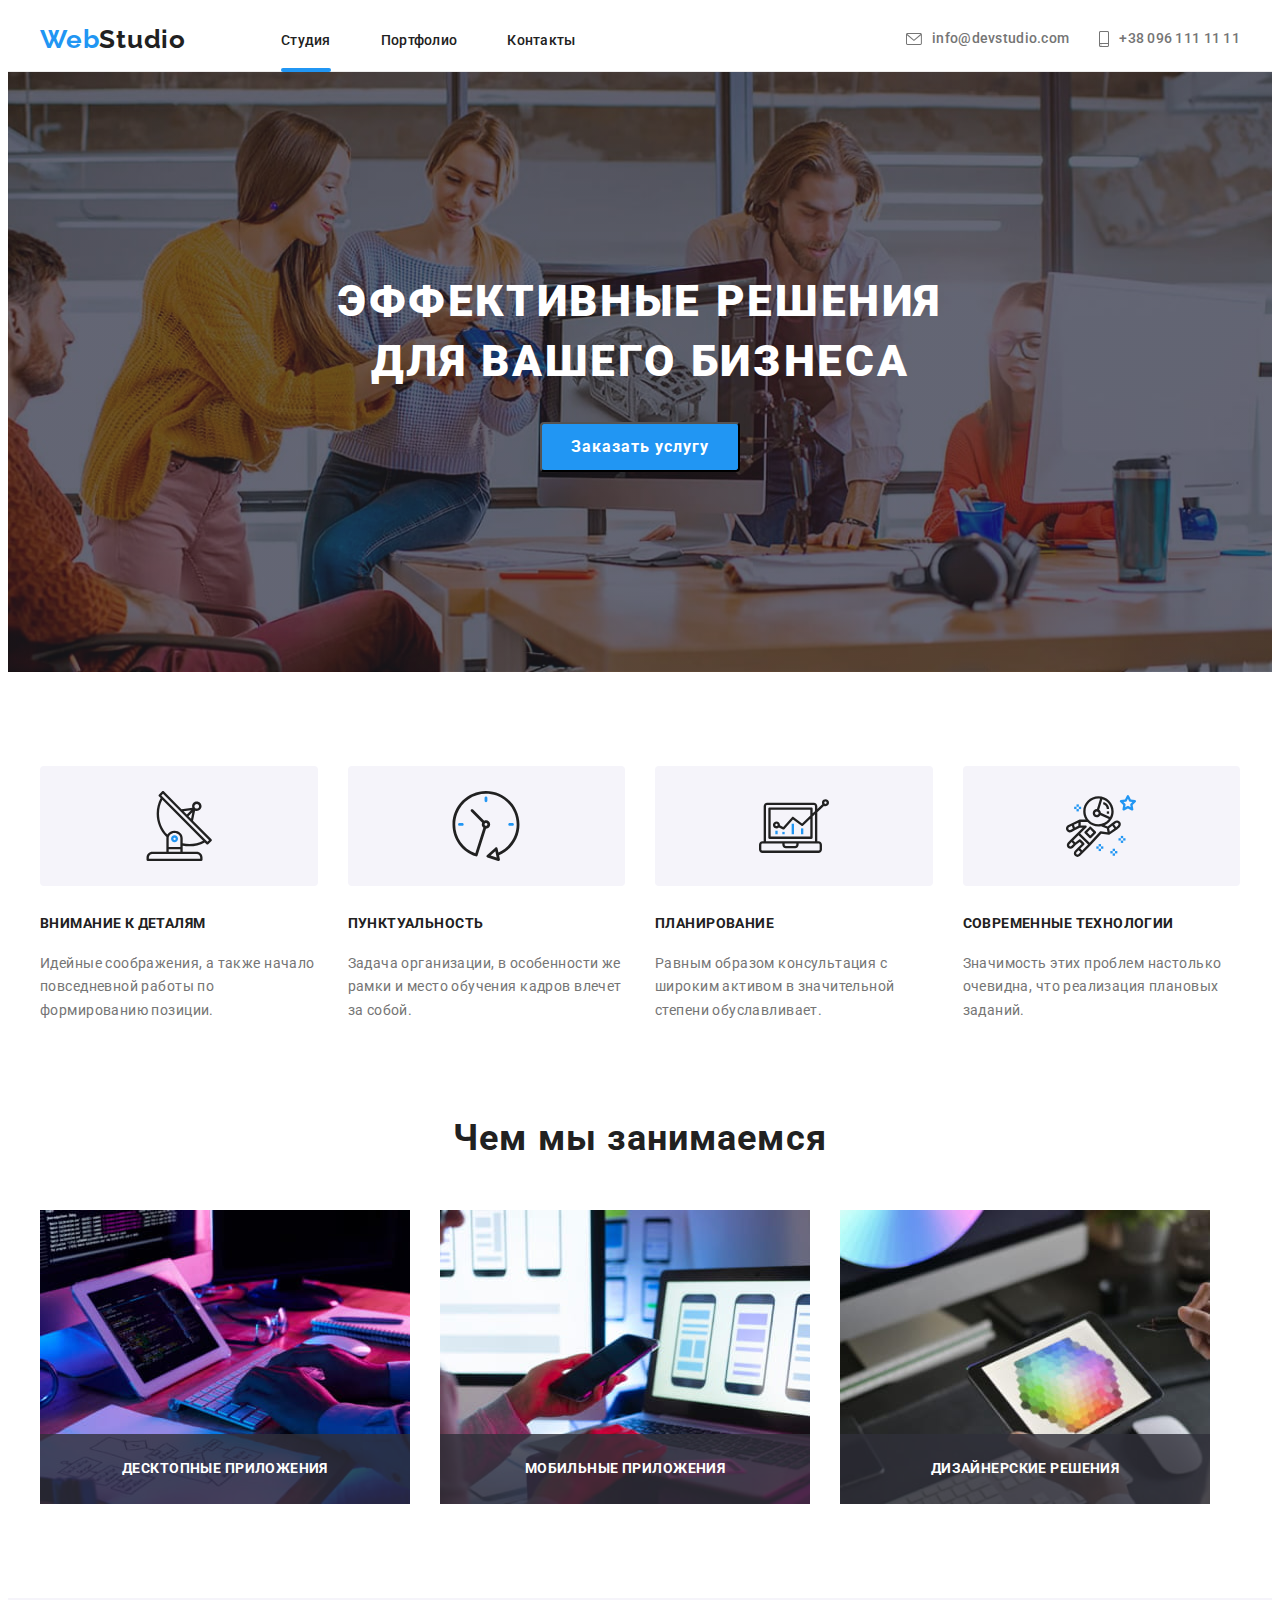
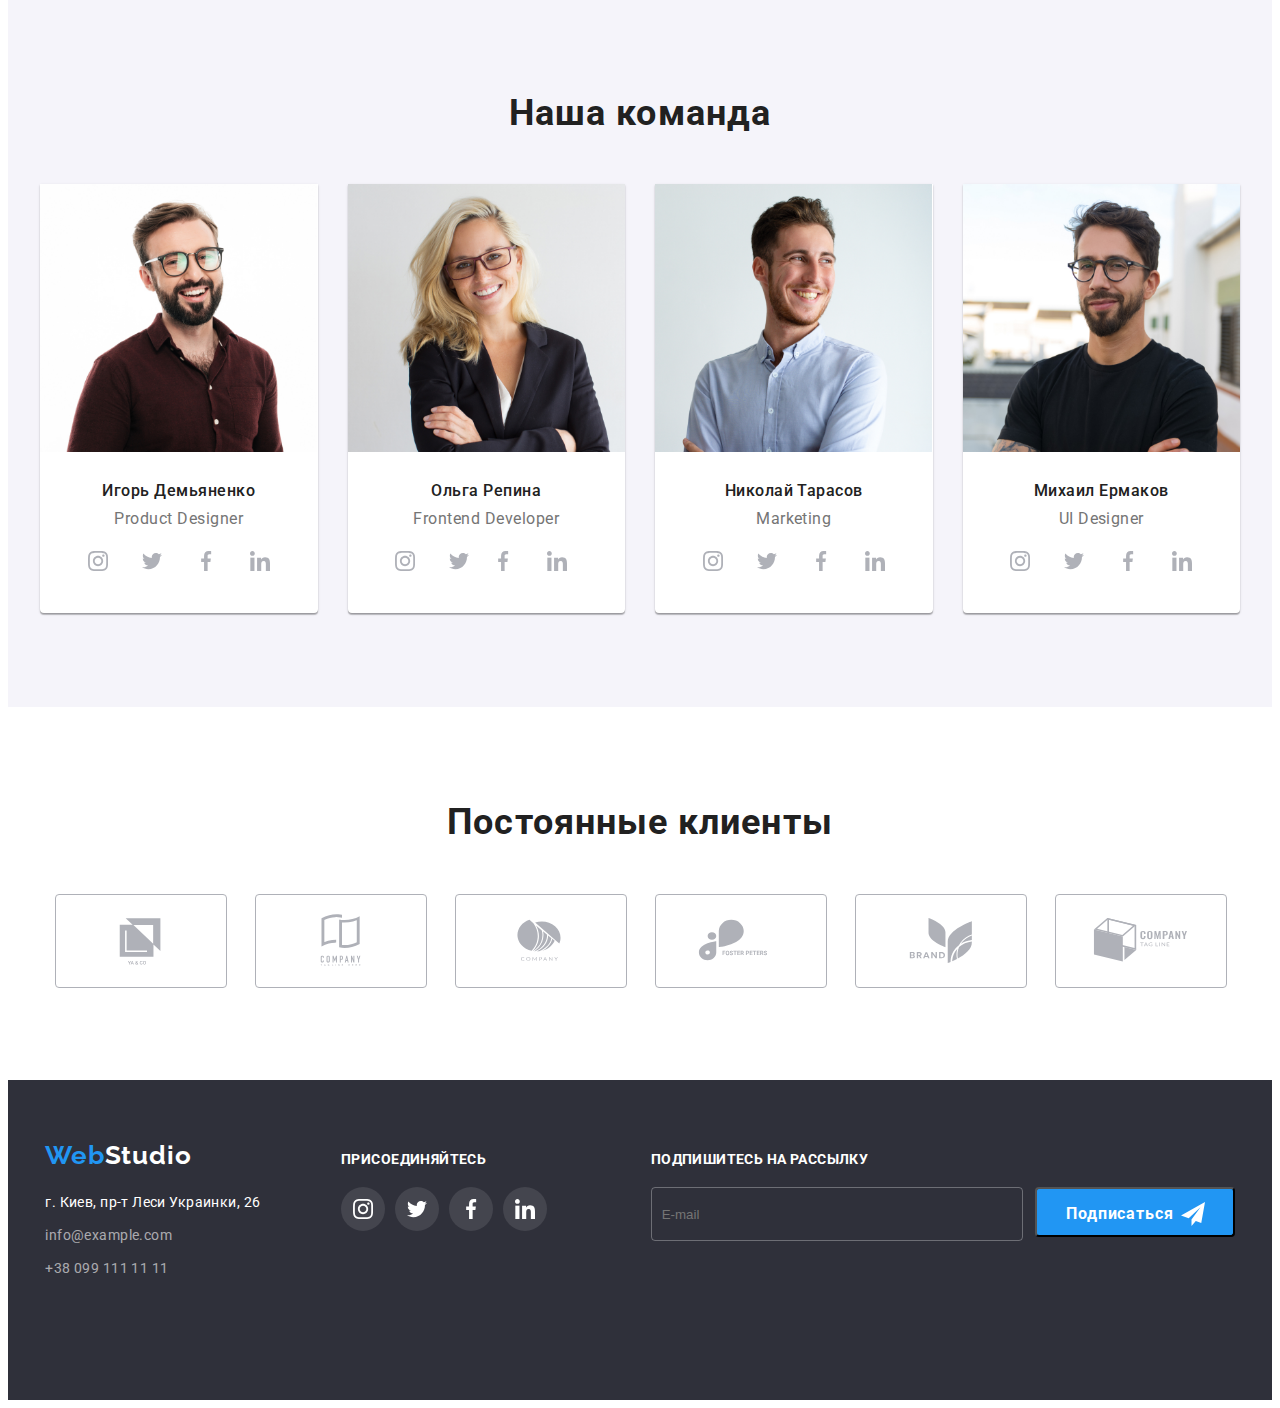
<file: index.html>
<!DOCTYPE html>
<html lang="ru">

<head>
    <meta charset="UTF-8">
    <meta http-equiv="X-UA-Compatible" content="IE=edge">
    <meta name="viewport" content="width=device-width, initial-scale=1.0">
    <title>Document</title>
    <link rel="preconnect" href="https://fonts.googleapis.com">
    <link rel="preconnect" href="https://fonts.gstatic.com" crossorigin>
    <link
        href="https://fonts.googleapis.com/css2?family=Raleway:wght@700&family=Roboto:wght@400;500;700;900&family=Tangerine:wght@700&display=swap"
        rel="stylesheet">
    <link rel="stylesheet" href="https://cdnjs.cloudflare.com/ajax/libs/modern-normalize/1.1.0/modern-normalize.min.css"
        integrity="sha512-wpPYUAdjBVSE4KJnH1VR1HeZfpl1ub8YT/NKx4PuQ5NmX2tKuGu6U/JRp5y+Y8XG2tV+wKQpNHVUX03MfMFn9Q=="
        crossorigin="anonymous" referrerpolicy="no-referrer" />
    <link rel="stylesheet" href="./css/styles.css">
    <link rel="stylesheet" href="./css/main.min.css">
</head>

<body>
    <header class="header">
        <div class="container header__container">
            <nav class="header__nav">
                <a class="logo link" href=""><span class="logo-blue">Web</span>Studio</a>
                <ul class="menu list">
                    <li class="menu__list"><a class="link menu__item menu__item--active" href="./index.html">Студия</a></li>
                    <li class="menu__list"><a class="link menu__item" href="./portfolio.html">Портфолио</a></li>
                    <li class="menu__list"><a class="link menu__item" href="">Контакты</a></li>
                </ul>
            </nav>
            <ul class="list contacts">
                <li class="contacts__list">
                    <a class="link contacts__item" href="mailto:info@devstudio.com">
                        <svg class="contacts__icon" width="16" height="12">
                            <use href="./images/symbol-defs.svg#icon-envelope-hover"></use>
                        </svg>
                        info@devstudio.com
                    </a>
                </li>
                <li class="contacts__list">
                    <a class="link contacts__item" href="tel:380961111111">
                        <svg class="contacts__icon" width="10" height="16">
                            <use href="./images/symbol-defs.svg#icon-smartphone"></use>
                        </svg>
                        +38 096 111 11 11</a>
                </li>
            </ul>
            <button type="button" class="menu-open">
                <svg class="menu-icon" width="40" height="40">
                    <use href="./images/symbol-defs.svg#icon-menu_40px"></use>
                </svg>
                </button>
                <div class="mob-menu is-hidden">
                    <div class="container">
                        <button type="button" class="menu-close">
                            <svg class="menu-icon" width="40" height="40">
                                <use href="./images/symbol-defs.svg#icon-close_40px"></use>
                            </svg>
                        </button>
                        <ul class="mob-menu-list list">
                            <li class="mob-menu-item">
                                <a class="mob-menu-link link" href="./index.html">Студия</a>
                            </li>
                            <li class="mob-menu-item">
                                <a class="mob-menu-link link" href="./portfolio.html">Портфолио</a>
                            </li>
                            <li class="mob-menu-item">
                                <a class="mob-menu-link link" href="">Контакты</a>
                            </li>
                        </ul>
                        <div class="mob-menu-bottom">
                            <ul class="mob-contacts-list list">
                                <li class="mob-contacts-item">
                                    <a class="mob-contacts-tel link" href="">+38 096 111 11 11</a>
                                </li>
                                <li class="mob-contacts-item">
                                    <a class="mob-contacts-mail link" href="">info@devstudio.com</a>
                                </li>
                            </ul>
                            <ul class="mob-socials-list list">
                                <li class="mob-socials-item">
                                    <a class="mob-socials-link link" href="">Instagram</a>
                                </li>
                                <li class="mob-socials-item">
                                    <a class="mob-socials-link link" href="">Twitter</a>
                                </li>
                                <li class="mob-socials-item">
                                    <a class="mob-socials-link link" href="">Facebook</a>
                                </li>
                                <li class="mob-socials-item">
                                    <a class="mob-socials-link link" href="">LinkedIn</a>
                                </li>
                            </ul>
                        </div>
                        
                    </div>
                    
                </div>
        </div>
    </header>
    <main>
        <section class="hero">
            <div class="hero__container">
                <h1 class="hero__title">Эффективные решения для вашего бизнеса</h1>
                <button class="hero__button" type="button" data-modal-open>Заказать услугу</button>
            </div>
        </section>
        <section class="benefits section">
            <div class="container">
                <h2 hidden>Наши особенности</h2>
                <ul class="list benefits__list">
                    <li class="benefits__item">
                        <div class="icon-container">
                            <svg class="benefits__icon">
                                <use href="./images/symbol-defs.svg#icon-group" width="70" height="70">
                                </use>
                            </svg>
                        </div>
                        <p class="benefits__title">Внимание к деталям</p>
                        <p class="benefits__text">Идейные соображения, а также начало повседневной работы по
                            формированию
                            позиции.</p>
                    </li>
                    <li class="benefits__item">
                        <div class="icon-container">
                            <svg class="benefits__icon">
                                <use href="./images/symbol-defs.svg#icon-clock" width="70" height="70">
                                </use>
                            </svg>
                        </div>
                        <p class="benefits__title">Пунктуальность</p>
                        <p class="benefits__text">Задача организации, в особенности же рамки и место обучения
                            кадров влечет
                            за собой.</p>
                    </li>
                    <li class="benefits__item">
                        <div class="icon-container">
                            <svg class="benefits__icon">
                                <use href="./images/symbol-defs.svg#icon-diagram" width="70" height="70">
                                </use>
                            </svg>
                        </div>
                        <p class="benefits__title">Планирование</p>
                        <p class="benefits__text">Равным образом консультация с широким активом в значительной
                            степени
                            обуславливает.</p>
                    </li>
                    <li class="benefits__item">
                        <div class="icon-container">
                            <svg class="benefits__icon">
                                <use href="./images/symbol-defs.svg#icon-astronaut" width="70" height="70">
                                </use>
                            </svg>
                        </div>
                        <p class="benefits__title">Современные технологии</p>
                        <p class="benefits__text">Значимость этих проблем настолько очевидна, что реализация
                            плановых
                            заданий.</p>
                    </li>
                </ul>
            </div>
        </section>
        <section class="what-we-do section">
            <div class="container">
                <h2 class="title what-we-do__title">Чем мы занимаемся</h2>
                <ul class="what-we-do__list list">
                    <li class="what-we-do__item">
                        <div class="what-we-do__div">
                            <picture>
                                <source media="(min-width: 1200px)" srcset="./images/box1.jpg 1x, ./images/box1-2x-min.jpg 2x">
                                <img src="./images/box1.jpg" alt="печать на клавиатуре" width="370" height="294">
                            </picture>
                            <p class="what-we-do__text">Десктопные приложения</p>
                        </div>
                    </li>
                    <li class="what-we-do__item">   
                        <div class="what-we-do__div">
                            <picture>
                                <source media="(min-width: 1200px)" srcset="./images/box2.jpg 1x, ./images/box2-2x-min.jpg 2x">
                                <img src="./images/box2.jpg" alt="просмотр интерфейса телефонов" width="370" height="294">
                            </picture>
                            <p class="what-we-do__text">Мобильные приложения</p>
                        </div>
                    </li>
                    <li class="what-we-do__item">
                            <div class="what-we-do__div">
                                <picture>
                                    <source media="(min-width: 1200px)" srcset="./images/box3.jpg 1x, ./images/box3-2x-min.jpg 2x">
                                    <img src="./images/box3.jpg" alt="палитра цветов" width="370" height="294">
                                </picture>
                                <p class="what-we-do__text">Дизайнерские решения</p>
                            </div>
                    </li>
                </ul>
            </div>
        </section>
        <section class="our-team section">
            <div class="container">
                <h2 class="title our-team__title">Наша команда</h2>
                <ul class="our-team__list list">
                    <li class="our-team__item">
                        <picture>
                            <source media="(min-width: 1200px)"
                                srcset="./images/teammember1.jpg 1x, ./images/teammember1-2x-min.jpg 2x">
                            <source media="(min-width: 768px)"
                                srcset="./images/teammember1-tab1x-min.jpg 1x, ./images/teammember1-tab2x-min.jpg 2x">
                            <source media="(max-width: 480px)"
                                srcset="./images/teammember1-mob1x-min.jpg 1x, ./images/teammember1-mob2x-min.jpg 2x">
                            <img src="./images/teammember1-mob1x-min.jpg" alt="фото Игоря Демьяненко">
                        </picture>
                        <div class="our-team__description">
                            <h3 class="title our-team__name">Игорь Демьяненко</h3>
                            <p class="our-team__text" lang="en">Product Designer</p>
                            <ul class="list social-list">
                                <li class="social-list__item">
                                    <a class="link social-list__link" href="" target="_blank"
                                        rel="noopener noreferrer">
                                        <svg class="social-list__icon" width="20" height="20">
                                            <use href="./images/symbol-defs.svg#icon-instagram">
                                            </use>
                                        </svg>
                                    </a>
                                </li>
                                <li class="social-list__item">
                                    <a class="link social-list__link" href="" target="_blank"
                                        rel="noopener noreferrer">
                                        <svg class="social-list__icon" width="20" height="20">
                                            <use href="./images/symbol-defs.svg#icon-twitter">
                                            </use>
                                        </svg>
                                    </a>
                                </li>
                                <li class="social-list__item">
                                    <a class="link social-list__link" href="" target="_blank"
                                        rel="noopener noreferrer">
                                        <svg class="social-list__icon" width="20" height="20">
                                            <use href="./images/symbol-defs.svg#icon-facebook">
                                            </use>
                                        </svg>
                                    </a>
                                </li>
                                <li class="social-list__item">
                                    <a class="link social-list__link" href="" target="_blank"
                                        rel="noopener noreferrer">
                                        <svg class="social-list__icon" width="20" height="20">
                                            <use href="./images/symbol-defs.svg#icon-linkedin">
                                            </use>
                                        </svg>
                                    </a>
                                </li>
                            </ul>
                        </div>
                    </li>

                    <li class="our-team__item">
                        <picture>
                            <source media="(min-width: 1200px)" srcset="./images/teammember2.jpg 1x, ./images/teammember2-2x-min.jpg 2x">
                            <source media="(min-width: 768px)"
                                srcset="./images/teammember2-tab1x-min.jpg 1x, ./images/teammember2-tab2x-min.jpg 2x">
                            <source media="(max-width: 480px)"
                                srcset="./images/teammember2-mob1x-min.jpg 1x, ./images/teammember2-mob2x-min.jpg 2x">
                            <img src="./images/teammember2-mob1x-min.jpg" alt="фото Ольги Репиной">
                        </picture>
                        <div class="our-team__description">
                            <h3 class="title our-team__name">Ольга Репина</h3>
                            <p class="our-team__text" lang="en">Frontend Developer</p>
                            <ul class="list social-list">
                                <li class="social-list__item">
                                    <a class="link social-list__link" href="" target="_blank"
                                        rel="noopener noreferrer">
                                        <svg class="social-list__icon" width="20" height="20">
                                            <use href="./images/symbol-defs.svg#icon-instagram">
                                            </use>
                                        </svg>
                                    </a>
                                </li>
                                <li class="social-list_item">
                                    <a class="link social-list__link" href="" target="_blank"
                                        rel="noopener noreferrer">
                                        <svg class="social-list__icon" width="20" height="20">
                                            <use href="./images/symbol-defs.svg#icon-twitter">
                                            </use>
                                        </svg>
                                    </a>
                                </li>
                                <li class="social-list__item">
                                    <a class="link social-list__link" href="" target="_blank"
                                        rel="noopener noreferrer">
                                        <svg class="social-list__icon" width="20" height="20">
                                            <use href="./images/symbol-defs.svg#icon-facebook">
                                            </use>
                                        </svg>
                                    </a>
                                </li>
                                <li class="social-list__item">
                                    <a class="link social-list__link" href="" target="_blank"
                                        rel="noopener noreferrer">
                                        <svg class="social-list__icon" width="20" height="20">
                                            <use href="./images/symbol-defs.svg#icon-linkedin">
                                            </use>
                                        </svg>
                                    </a>
                                </li>
                            </ul>
                        </div>
                    </li>

                    <li class="our-team__item">
                        <picture>
                            <source media="(min-width: 1200px)" srcset="./images/teammember3.jpg 1x, ./images/teammember3-2x-min.jpg 2x">
                            <source media="(min-width: 768px)"
                                srcset="./images/teammember3-tab1x-min.jpg 1x, ./images/teammember3-tab2x-min.jpg 2x">
                            <source media="(max-width: 480px)"
                                srcset="./images/teammember3-mob1x-min.jpg 1x, ./images/teammember3-mob2x-min.jpg 2x">
                            <img src="./images/teammember3-mob1x-min.jpg" alt="фото Николая Тарасова">
                        </picture>
                        <div class="our-team__description">
                            <h3 class="title our-team__name">Николай Тарасов</h3>
                            <p class="our-team__text" lang="en">Marketing</p>
                            <ul class="list social-list">
                                <li class="social-list__item">
                                    <a class="link social-list__link" href="" target="_blank"
                                        rel="noopener noreferrer">
                                        <svg class="social-list__icon" width="20" height="20">
                                            <use href="./images/symbol-defs.svg#icon-instagram">
                                            </use>
                                        </svg>
                                    </a>
                                </li>
                                <li class="social-list__item">
                                    <a class="link social-list__link" href="" target="_blank"
                                        rel="noopener noreferrer">
                                        <svg class="social-list__icon" width="20" height="20">
                                            <use href="./images/symbol-defs.svg#icon-twitter">
                                            </use>
                                        </svg>
                                    </a>
                                </li>
                                <li class="social-list__item">
                                    <a class="link social-list__link" href="" target="_blank"
                                        rel="noopener noreferrer">
                                        <svg class="social-list__icon" width="20" height="20">
                                            <use href="./images/symbol-defs.svg#icon-facebook">
                                            </use>
                                        </svg>
                                    </a>
                                </li>
                                <li class="social-list__item">
                                    <a class="link social-list__link" href="" target="_blank"
                                        rel="noopener noreferrer">
                                        <svg class="social-list__icon" width="20" height="20">
                                            <use href="./images/symbol-defs.svg#icon-linkedin">
                                            </use>
                                        </svg>
                                    </a>
                                </li>
                            </ul>
                        </div>
                    </li>

                    <li class="our-team__item">
                        <picture>
                            <source media="(min-width: 1200px)" srcset="./images/teammember4.jpg 1x, ./images/teammember4-2x-min.jpg 2x">
                            <source media="(min-width: 768px)"
                                srcset="./images/teammember4-tab1x-min.jpg 1x, ./images/teammember4-tab2x-min.jpg 2x">
                            <source media="(max-width: 480px)"
                                srcset="./images/teammember4-mob1x-min.jpg 1x, ./images/teammember4-mob2x-min.jpg 2x">
                            <img src="./images/teammember4-mob1x-min.jpg" alt="фото Михаила Ермакова">
                        </picture>
                        <div class="our-team__description">
                            <h3 class="title our-team__name">Михаил Ермаков</h3>
                            <p class="our-team__text" lang="en">UI Designer</p>
                            <ul class="list social-list">
                                <li class="social-list__item">
                                    <a class="link social-list__link" href="" target="_blank"
                                        rel="noopener noreferrer">
                                        <svg class="social-list__icon" width="20" height="20">
                                            <use href="./images/symbol-defs.svg#icon-instagram">
                                            </use>
                                        </svg>
                                    </a>
                                </li>
                                <li class="social-list__item">
                                    <a class="link social-list__link" href="" target="_blank"
                                        rel="noopener noreferrer">
                                        <svg class="social-list__icon" width="20" height="20">
                                            <use href="./images/symbol-defs.svg#icon-twitter">
                                            </use>
                                        </svg>
                                    </a>
                                </li>
                                <li class="social-list__item">
                                    <a class="link social-list__link" href="" target="_blank"
                                        rel="noopener noreferrer">
                                        <svg class="social-list__icon" width="20" height="20">
                                            <use href="./images/symbol-defs.svg#icon-facebook">
                                            </use>
                                        </svg>
                                    </a>
                                </li>
                                <li class="social-list__item">
                                    <a class="link social-list__link" href="" target="_blank"
                                        rel="noopener noreferrer">
                                        <svg class="social-list__icon" width="20" height="20">
                                            <use href="./images/symbol-defs.svg#icon-linkedin">
                                            </use>
                                        </svg>
                                    </a>
                                </li>
                            </ul>
                        </div>
                </ul>
        </section>
        <section class="our-clients section">
            <div class="container">
                <h2 class="title our-clients__title">Постоянные клиенты</h2>
                <ul class="list our-clients__list">
                    <li class="our-clients__item">
                        <a class="link our-clients__link" href="" target="_blank"
                                        rel="noopener noreferrer">
                            <svg class="our-clients__icon">
                                <use href="./images/symbol-defs.svg#icon-first-logo" width="106" height="60">
                                </use>
                            </svg>
                        </a>
                    </li>
                    <li class="our-clients__item">
                        <a class="link our-clients__link" href="" target="_blank"
                                        rel="noopener noreferrer">
                            <svg class="our-clients__icon">
                                <use href="./images/symbol-defs.svg#icon-second-logo" width="106" height="60">
                                </use>
                            </svg>
                        </a>
                    </li>
                    <li class="our-clients__item">
                        <a class="link our-clients__link" href="" target="_blank"
                                        rel="noopener noreferrer">
                            <svg class="our-clients__icon">
                                <use href="./images/symbol-defs.svg#icon-third-logo" width="106" height="60">
                                </use>
                            </svg>
                        </a>
                    </li>
                    <li class="our-clients__item">
                        <a class="link our-clients__link" href="" target="_blank"
                                        rel="noopener noreferrer">
                            <svg class="our-clients__icon">
                                <use href="./images/symbol-defs.svg#icon-fourth-logo" width="106" height="60">
                                </use>
                            </svg>
                        </a>
                    </li>
                    <li class="our-clients__item">
                        <a class="link our-clients__link" href="" target="_blank"
                                        rel="noopener noreferrer">
                            <svg class="our-clients__icon">
                                <use href="./images/symbol-defs.svg#icon-fifth-logo" width="106" height="60">
                                </use>
                            </svg>
                        </a>
                    </li>
                    <li class="our-clients__item">
                        <a class="link our-clients__link" href="" target="_blank"
                                        rel="noopener noreferrer">
                            <svg class="our-clients__icon">
                                <use href="./images/symbol-defs.svg#icon-sixth-logo" width="106" height="60">
                                </use>
                            </svg>
                        </a>
                    </li>
                </ul>

            </div>
        </section>
        <footer class="footer">
            <div class="container">
                <div class="footer__container">
                    <div class="footer__container--left">
                        <div class="footer__logo">
                            <a class="logo link" href="" target="_blank"
                                        rel="noopener noreferrer"><span class="logo-blue">Web</span></span><span
                                    class="logo-white">Studio</span></a>
                        </div>
                        <address>
                            <ul class="address-list list">
                                <li class="address-list__address">
                                    <a class="link" href="https://goo.gl/maps/FMJH3Uk64QD2wsx58" target="_blank"
                                        rel="noopener noreferrer">г.
                                        Киев, пр-т Леси Украинки, 26</a>
                                </li>
                                <li class="address-list__item">
                                    <a class="link address-list__link" href="mailto:info@example.com" target="_blank"
                                        rel="noopener noreferrer">info@example.com</a>
                                </li>
                                <li class="address-list__item">
                                    <a class="link address-list__link" href="tel:+380991111111" target="_blank"
                                        rel="noopener noreferrer">+38 099 111 11 11</a>
                                </li>
                            </ul>
                        </address>
                    </div>
                    <div class="footer__container--right">
                        <h4 class="footer__title">присоединяйтесь</h4>
                        <ul class="list icon-list">
                            <li class="icon-list__item">
                                <a href="" class="icon-list__link" target="_blank"
                                        rel="noopener noreferrer">
                                    <svg class="icon-list__icon" width="20" height="20">
                                        <use href="./images/symbol-defs.svg#icon-instagram">
                                        </use>
                                    </svg>
                                </a>
                            </li>
                            <li class="icon-list__item">
                                <a href="" class="icon-list__link" target="_blank"
                                        rel="noopener noreferrer">
                                    <svg class="icon-list__icon" width="20" height="20">
                                        <use href="./images/symbol-defs.svg#icon-twitter">
                                        </use>
                                    </svg>
                                </a>
                            </li>
                            <li class="icon-list__item">
                                <a href="" class="icon-list__link" target="_blank"
                                        rel="noopener noreferrer">
                                    <svg class="icon-list__icon" width="20" height="20">
                                        <use href="./images/symbol-defs.svg#icon-facebook">
                                        </use>
                                    </svg>
                                </a>
                            </li>
                            <li class="icon-list__item">
                                <a href="" class="icon-list__link" target="_blank"
                                        rel="noopener noreferrer">
                                    <svg class="icon-list__icon" width="20" height="20">
                                        <use href="./images/symbol-defs.svg#icon-linkedin">
                                        </use>
                                    </svg>
                                </a>
                            </li>
                        </ul>
                    </div>
                    <div class="footer-subscribe">
                        <h4 class="footer__title footer__title--form">Подпишитесь на рассылку</h4>
                        <form class="footer-subscribe__form">
                            <label for="email"></label>
                            <input type="text" class="footer-subscribe__field" id="email" placeholder="E-mail">
                            <button type="submit" class="footer-subscribe__button">
                                Подписаться
                                <svg class="footer-subscribe__icon" width="24" height="24">
                                    <use href="./images/symbol-defs.svg#icon-icon-send"></use>
                                </svg>
                            </button>
                        </form>
                    </div>

                </div>


            </div>
        </footer>
                <div class="backdrop is-hidden" data-modal>
                    <div class="modal">
                        <button type="button" class="modal__button--close" data-modal-close>
                            <svg class="modal__icon--close" width="11" height="11">
                                <use href="./images/symbol-defs.svg#icon-cross">
                                </use>
                            </svg>
                        </button>
                        <h3 class="modal__title">Оставьте свои данные, мы вам перезвоним</h3>
                        <form class="modal__form">
                            <div class="modal__div">
                                <label for="name" class="modal__label">Имя</label>
                                <span class="modal__input">
                                <input type="text" id="name" class="modal__field">
                                <svg class="modal__icon" width="12" height="12">
                                    <use href="./images/symbol-defs.svg#icon-person-black"></use>
                                </svg>
                                </span>
                            </div>
                            
                            <div class="modal__div">
                                <label for="phone" class="modal__label">Телефон</label>
                                <span class="modal__input">
                                <input type="tel" id="phone" class="modal__field">
                                <svg class="modal__icon" width="13" height="13">
                                    <use href="./images/symbol-defs.svg#icon-phone-black"></use>
                                </svg>
                                </span>
                            </div>
                            
                            <div class="modal__div">
                                <label for="registration-email" class="modal__label">
                                    Почта</label>
                                <span class="modal__input">
                                <input type="email" id="registration-email" class="modal__field">
                                <svg class="modal__icon" width="15" height="12">
                                    <use href="./images/symbol-defs.svg#icon-mail-black"></use>
                                </svg>
                                </span>
                            </div>
                            <div class="modal__div">
                                <label for="comment" class="modal__label">Комментарий</label>
                                <textarea name="additional-comment" id="comment" placeholder="Введите текст" class="modal__comment"></textarea>
                            </div>
                            <div class="modal__div">
                                <input type="checkbox" class="visually-hidden checkbox" name="policy" id="checkbox-agreed">
                                <label for="checkbox-agreed" class="checkbox__text">
                                    <span class="checkbox__custom">
                                        <svg width="11" height="8">
                                            <use href="./images/symbol-defs.svg#icon-icon-check"></use>
                                        </svg>
                                    </span>
                                    Соглашаюсь с рассылкой и принимаю <a href="" class="policy-link"> Условия договора</a></label>
                            </div>
                            
                            <button type="submit" class="modal__button">
                                Отправить
                            </button>
                        </form>
                    </div>
                </div>
    </main>
    <script src="./js/modal.js"></script>
    <script src="./js/mobile-menu.js"></script>
</body>

</html>
</file>
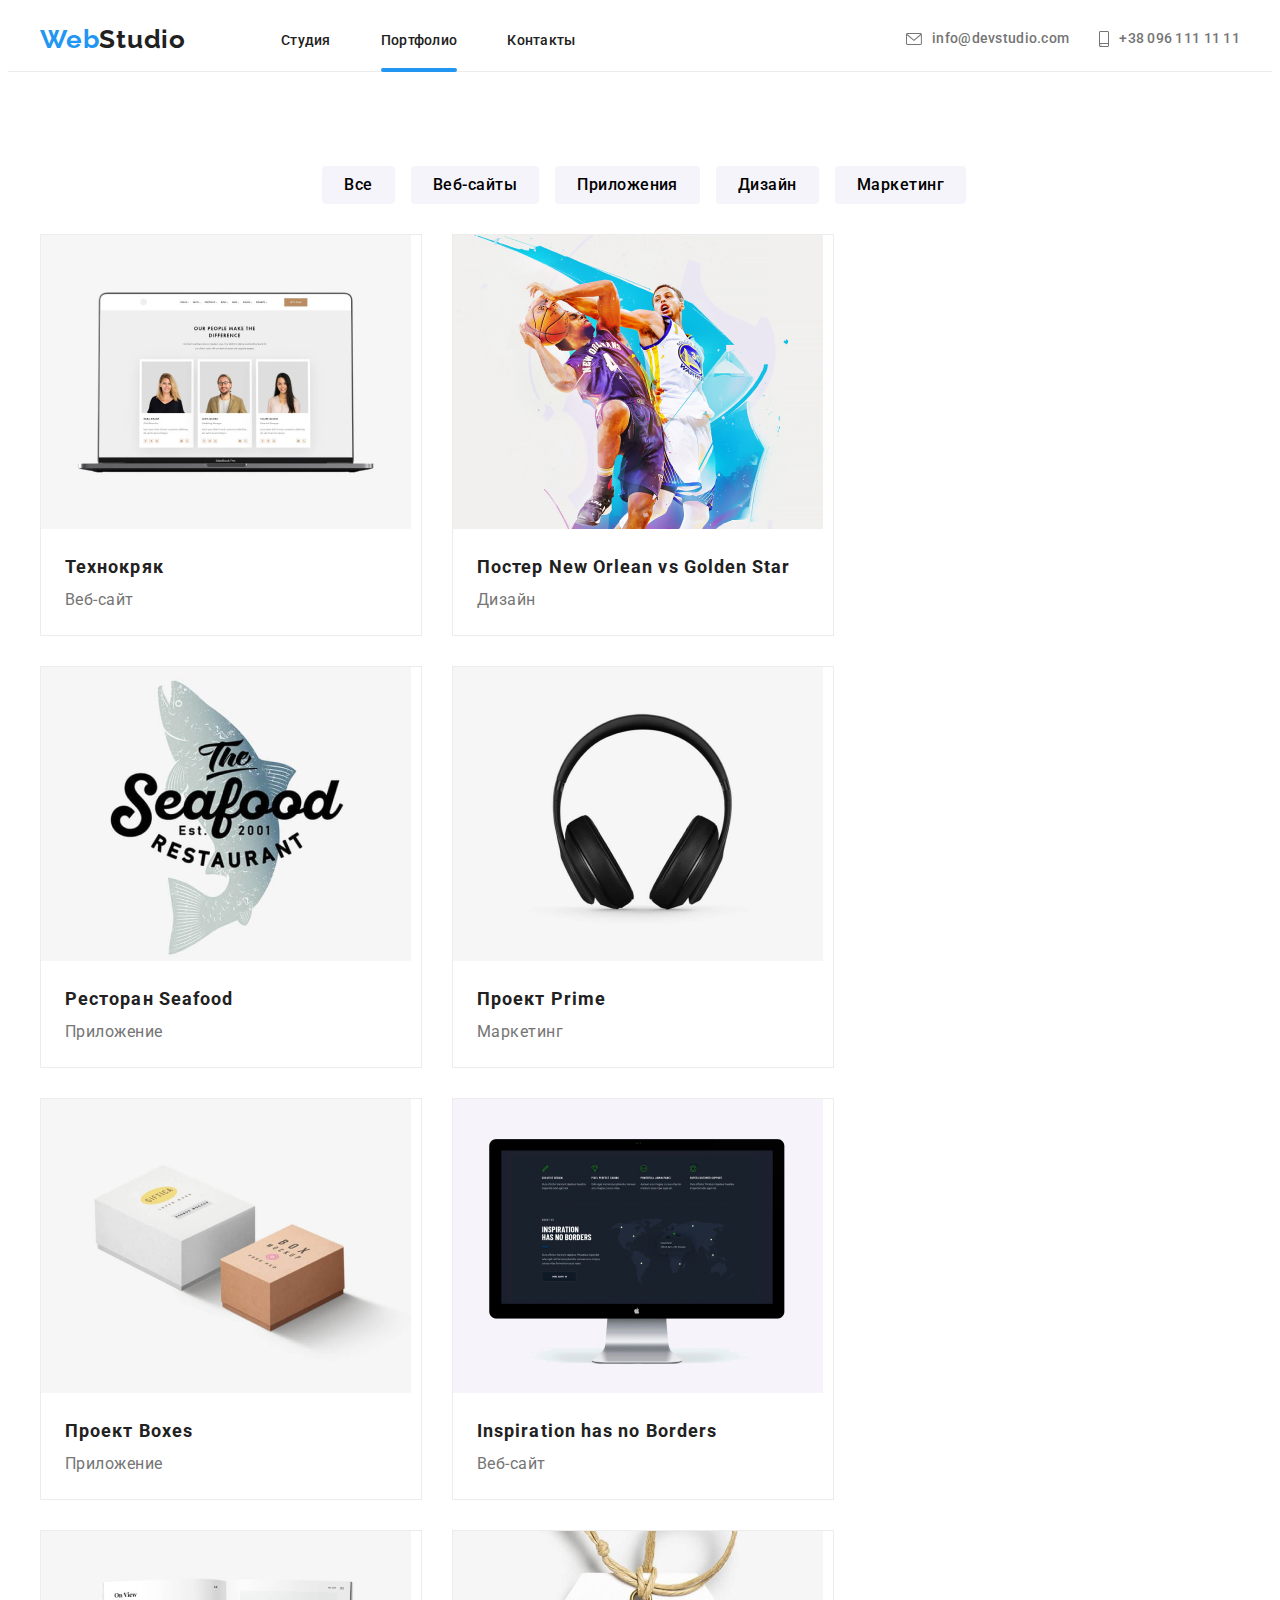
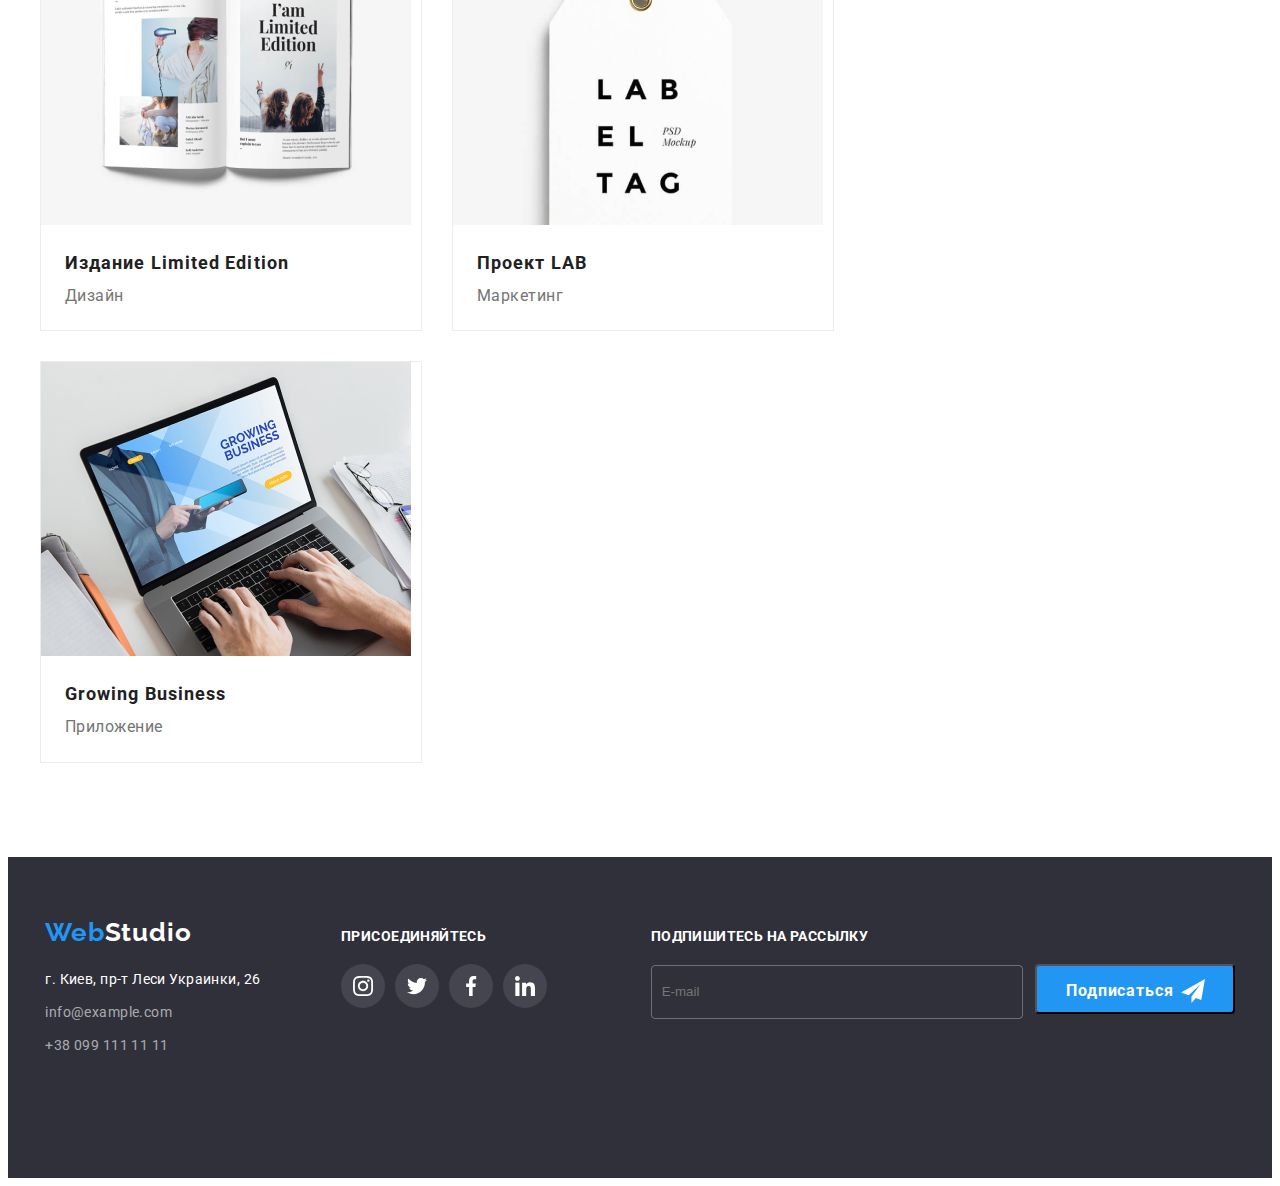
<file: portfolio.html>
<!DOCTYPE html>
<html lang="ru">

<head>
    <meta charset="UTF-8">
    <meta http-equiv="X-UA-Compatible" content="IE=edge">
    <meta name="viewport" content="width=device-width, initial-scale=1.0">
    <title>Document</title>
    <link rel="preconnect" href="https://fonts.googleapis.com">
    <link rel="preconnect" href="https://fonts.gstatic.com" crossorigin>
    <link
        href="https://fonts.googleapis.com/css2?family=Raleway:wght@700&family=Roboto:wght@400;500;700;900&family=Tangerine:wght@700&display=swap"
        rel="stylesheet">
    <link rel="stylesheet" href="https://cdnjs.cloudflare.com/ajax/libs/modern-normalize/1.1.0/modern-normalize.min.css"
        integrity="sha512-wpPYUAdjBVSE4KJnH1VR1HeZfpl1ub8YT/NKx4PuQ5NmX2tKuGu6U/JRp5y+Y8XG2tV+wKQpNHVUX03MfMFn9Q=="
        crossorigin="anonymous" referrerpolicy="no-referrer" />
    <link rel="stylesheet" href="./css/styles.css">
    <link rel="stylesheet" href="./css/main.min.css">
</head>

<body>
    <header class="header">
        <div class="container header__container">
            <nav class="header__nav">
                <a class="logo link" href=""><span class="logo-blue">Web</span>Studio</a>
                <ul class="menu list">
                    <li class="menu__list"><a class="link menu__item" href="./index.html">Студия</a></li>
                    <li class="menu__list"><a class="link menu__item menu__item--active" href="./portfolio.html">Портфолио</a></li>
                    <li class="menu__list"><a class="link menu__item" href="">Контакты</a></li>
                </ul>
            </nav>
            <ul class="list contacts">
                <li class="contacts__list">
                    <a class="link contacts__item" href="mailto:info@devstudio.com">
                        <svg class="contacts__icon" width="16" height="12">
                            <use href="./images/symbol-defs.svg#icon-envelope-hover"></use>
                        </svg>
                        info@devstudio.com
                    </a>
                </li>
                <li class="contacts__list">
                    <a class="link contacts__item" href="tel:380961111111">
                        <svg class="contacts__icon" width="10" height="16">
                            <use href="./images/symbol-defs.svg#icon-smartphone"></use>
                        </svg>
                        +38 096 111 11 11</a>
                </li>
            </ul>
            <button type="button" class="menu-open">
                <svg class="menu-icon" width="40" height="40">
                    <use href="./images/symbol-defs.svg#icon-menu_40px"></use>
                </svg>
            </button>
            <div class="mob-menu is-hidden">
                <div class="container">
                    <button type="button" class="menu-close">
                        <svg class="menu-icon" width="40" height="40">
                            <use href="./images/symbol-defs.svg#icon-close_40px"></use>
                        </svg>
                    </button>
                    <ul class="mob-menu-list list">
                        <li class="mob-menu-item">
                            <a class="mob-menu-link link" href="./index.html">Студия</a>
                        </li>
                        <li class="mob-menu-item">
                            <a class="mob-menu-link link" href="./portfolio.html">Портфолио</a>
                        </li>
                        <li class="mob-menu-item">
                            <a class="mob-menu-link link" href="">Контакты</a>
                        </li>
                    </ul>
                    <div class="mob-menu-bottom">
                        <ul class="mob-contacts-list list">
                            <li class="mob-contacts-item">
                                <a class="mob-contacts-tel link" href="">+38 096 111 11 11</a>
                            </li>
                            <li class="mob-contacts-item">
                                <a class="mob-contacts-mail link" href="">info@devstudio.com</a>
                            </li>
                        </ul>
                        <ul class="mob-socials-list list">
                            <li class="mob-socials-item">
                                <a class="mob-socials-link link" href="">Instagram</a>
                            </li>
                            <li class="mob-socials-item">
                                <a class="mob-socials-link link" href="">Twitter</a>
                            </li>
                            <li class="mob-socials-item">
                                <a class="mob-socials-link link" href="">Facebook</a>
                            </li>
                            <li class="mob-socials-item">
                                <a class="mob-socials-link link" href="">LinkedIn</a>
                            </li>
                        </ul>
                    </div>
    
                </div>
    
            </div>
        </div>
    </header>
    <main>
        <section class="portfolio section">
            <div class="container">
                <h1 hidden>Портфолио</h1>
                <div class="portfolio-nav-container">
                    <ul class="list portfolio-nav-list">
                        <li class="portfolio-nav-list__item">
                            <button class="portfolio-button" type="button">Все</button>
                        </li>
                        <li class="portfolio-nav-list__item">
                            <button class="portfolio-button" type="button">Веб-сайты</button>
                        </li>
                        <li class="portfolio-nav-list__item">
                            <button class="portfolio-button" type="button">Приложения</button>
                        </li>
                        <li class="portfolio-nav-list__item">
                            <button class="portfolio-button" type="button">Дизайн</button>
                        </li>
                        <li class="portfolio-nav-list__item">
                            <button class="portfolio-button" type="button">Маркетинг</button>
                        </li>
                    </ul>
                    </div>
                    <ul class="list portfolio-list">
                        <li class="portfolio-item">
                            <div class="portfolio-thumb">
                            <a class="link portfolio-link" href="" target="_blank"
                                        rel="noopener noreferrer">
                                        <picture class="picture">
                                            <source media="(min-width: 1200px)"
                                                srcset="./images/portfolio1.jpg 1x, ./images/portfolio1-2x-min.jpg 2x">
                                            <source media="(min-width: 768px)"
                                                srcset="./images/portfolio1-tab1x-min.jpg 1x, ./images/portfolio1-tab2x-min.jpg 2x">
                                            <source media="(max-width: 480px)"
                                                srcset="./images/portfolio1-mob1x-min.jpg 1x, ./images/portfolio1-mob2x-min.jpg 2x">
                                                 <img src="./images/portfolio1.jpg" alt="Экран ноутбука с сотрудниками">
                                        </picture>
                                    <div class="portfolio-overlay">
                                        <p>Технокряк это современная площадка распространения коронавируса. Компании используют эту
                                            платформу для цифрового
                                            шпионажа и атак на защищённые сервера конкурентов.</p>
                                    </div>
                                </div>
                                <div class="portfolio-description">
                                    <h2 class="title portfolio-title">Технокряк</h2>
                                    <p class="portfolio-type">Веб-сайт</p>    
                                </div>
                            </a>
                        </li>
                        <li class="portfolio-item">
                            <div class="portfolio-thumb">
                                    <a class="link portfolio-link" href="" target="_blank"
                                        rel="noopener noreferrer">
                                        <picture>
                                            <source media="(min-width: 1200px)" srcset="./images/portfolio2.jpg 1x, ./images/portfolio2-2x-min.jpg 2x">
                                            <source media="(min-width: 768px)" srcset="./images/portfolio2-tab1x-min.jpg 1x, ./images/portfolio2-tab2x-min.jpg 2x">
                                            <source media="(max-width: 480px)" srcset="./images/portfolio2-mob1x-min.jpg 1x, ./images/portfolio2-mob2x-min.jpg 2x">
                                            <img src="./images/portfolio2.jpg" alt="Нарисованные баскетболисты">
                                        </picture>
                                    <div class="portfolio-overlay">
                                        <p>Технокряк это современная площадка распространения коронавируса. Компании используют эту
                                    платформу для цифрового
                                    шпионажа и атак на защищённые сервера конкурентов.</p>
                                    </div>
                            </div>
                                <div class="portfolio-description">
                                    <h2 class="title portfolio-title">Постер <span lang="en">New Orlean vs Golden
                                            Star</span></h2>
                                    <p class="portfolio-type">Дизайн</p>
                                </div>
                            </a>
                        </li>
                        <li class="portfolio-item">
                            <div class="portfolio-thumb">
                                <a class="link portfolio-link" href="" target="_blank"
                                        rel="noopener noreferrer">
                                        <picture>
                                            <source media="(min-width: 1200px)" srcset="./images/portfolio3.jpg 1x, ./images/portfolio3-2x-min.jpg 2x">
                                            <source media="(min-width: 768px)" srcset="./images/portfolio3-tab1x-min.jpg 1x, ./images/portfolio3-tab2x-min.jpg 2x">
                                            <source media="(max-width: 480px)" srcset="./images/portfolio3-mob1x-min.jpg 1x, ./images/portfolio3-mob2x-min.jpg 2x">
                                            <img src="./images/portfolio3.jpg" alt="Эмблема ресторана с рыбой">
                                        </picture>
                                    
                                    <div class="portfolio-overlay">
                                        <p>Технокряк это современная площадка распространения коронавируса. Компании используют эту
                                            платформу для цифрового
                                            шпионажа и атак на защищённые сервера конкурентов.</p>
                                    </div>
                            </div>
                            
                                <div class="portfolio-description">
                                    <h2 class="title portfolio-title">Ресторан <span lang="en">Seafood</span></h2>
                                    <p class="portfolio-type">Приложение</p>
                                </div>
                            </a>
                        </li>
                        <li class="portfolio-item">
                            <div class="portfolio-thumb">
                                <a class="link portfolio-link" href="" target="_blank"
                                        rel="noopener noreferrer">
                                        <picture>
                                            <source media="(min-width: 1200px)" srcset="./images/portfolio4.jpg 1x, ./images/portfolio4-2x-min.jpg 2x">
                                            <source media="(min-width: 768px)"
                                                srcset="./images/portfolio4-tab1x-min.jpg 1x, ./images/portfolio4-tab2x-min.jpg 2x">
                                            <source media="(max-width: 480px)"
                                                srcset="./images/portfolio4-mob1x-min.jpg 1x, ./images/portfolio4-mob2x-min.jpg 2x">
                                            <img src="./images/portfolio4.jpg" alt="Наушники">
                                        </picture>
                                    
                                    <div class="portfolio-overlay">
                                        <p>Технокряк это современная площадка распространения коронавируса. Компании используют эту
                                            платформу для цифрового
                                            шпионажа и атак на защищённые сервера конкурентов.</p>
                                    </div>
                            </div>
                            
                                <div class="portfolio-description">
                                    <h2 class="title portfolio-title">Проект <span lang="en">Prime</span></h2>
                                    <p class="portfolio-type">Маркетинг</p>
                                </div>
                            </a>
                        </li>
                        <li class="portfolio-item">
                            <div class="portfolio-thumb">
                                <a class="link portfolio-link" href="" target="_blank"
                                        rel="noopener noreferrer">
                                        <picture>
                                            <source media="(min-width: 1200px)" srcset="./images/portfolio5.jpg 1x, ./images/portfolio5-2x-min.jpg 2x">
                                            <source media="(min-width: 768px)"
                                                srcset="./images/portfolio5-tab1x-min.jpg 1x, ./images/portfolio5-tab2x-min.jpg 2x">
                                            <source media="(max-width: 480px)"
                                                srcset="./images/portfolio5-mob1x-min.jpg 1x, ./images/portfolio5-mob2x-min.jpg 2x">
                                            <img src="./images/portfolio5.jpg" alt="Две коробки">
                                        </picture>
                                    
                                    <div class="portfolio-overlay">
                                        <p>Технокряк это современная площадка распространения коронавируса. Компании используют эту
                                            платформу для цифрового
                                            шпионажа и атак на защищённые сервера конкурентов.</p>
                                    </div>
                            </div>
                            
                                <div class="portfolio-description">
                                    <h2 class="title portfolio-title">Проект <span lang="en">Boxes</span></h2>
                                    <p class="portfolio-type">Приложение</p>
                                </div>
                            </a>
                        </li>
                        <li class="portfolio-item">
                            <div class="portfolio-thumb">
                                <a class="link portfolio-link" href="" target="_blank"
                                        rel="noopener noreferrer">
                                        <picture>
                                            <source media="(min-width: 1200px)" srcset="./images/portfolio6.jpg 1x, ./images/portfolio6-2x-min.jpg 2x">
                                            <source media="(min-width: 768px)"
                                                srcset="./images/portfolio6-tab1x-min.jpg 1x, ./images/portfolio6-tab2x-min.jpg 2x">
                                            <source media="(max-width: 480px)"
                                                srcset="./images/portfolio6-mob1x-min.jpg 1x, ./images/portfolio6-mob2x-min.jpg 2x">
                                            <img src="./images/portfolio6.jpg" alt="Экран компьютера">
                                        </picture>
                                    
                                    <div class="portfolio-overlay">
                                        <p>Технокряк это современная площадка распространения коронавируса. Компании используют эту
                                            платформу для цифрового
                                            шпионажа и атак на защищённые сервера конкурентов.</p>
                                    </div>
                            </div>
                            
                                <div class="portfolio-description">
                                    <h2 class="title portfolio-title" lang="en">Inspiration has no Borders</h2>
                                    <p class="portfolio-type">Веб-сайт</p>
                                </div>
                            </a>
                        </li>
                        <li class="portfolio-item">
                            <div class="portfolio-thumb">
                                <a class="link portfolio-link" href="" target="_blank"
                                        rel="noopener noreferrer">
                                        <picture>
                                            <source media="(min-width: 1200px)" srcset="./images/portfolio7.jpg 1x, ./images/portfolio7-2x-min.jpg 2x">
                                            <source media="(min-width: 768px)"
                                                srcset="./images/portfolio7-tab1x-min.jpg 1x, ./images/portfolio7-tab2x-min.jpg 2x">
                                            <source media="(max-width: 480px)"
                                                srcset="./images/portfolio7-mob1x-min.jpg 1x, ./images/portfolio7-mob2x-min.jpg 2x">
                                            <img src="./images/portfolio7.jpg" alt="Раскрытые страницы журнала">
                                        </picture>
                                    
                                    <div class="portfolio-overlay">
                                        <p>Технокряк это современная площадка распространения коронавируса. Компании используют эту
                                            платформу для цифрового
                                            шпионажа и атак на защищённые сервера конкурентов.</p>
                                    </div>
                            </div>
                            
                                <div class="portfolio-description">
                                    <h2 class="title portfolio-title">Издание <span lang="en">Limited Edition</span>
                                    </h2>
                                    <p class="portfolio-type">Дизайн</p>
                                </div>
                            </a>
                        </li>
                        <li class="portfolio-item">
                            <div class="portfolio-thumb">
                                <a class="link portfolio-link" href="" target="_blank"
                                        rel="noopener noreferrer">
                                        <picture>
                                            <source media="(min-width: 1200px)" srcset="./images/portfolio8.jpg 1x, ./images/portfolio8-2x-min.jpg 2x">
                                            <source media="(min-width: 768px)"
                                                srcset="./images/portfolio8-tab1x-min.jpg 1x, ./images/portfolio8-tab2x-min.jpg 2x">
                                            <source media="(max-width: 480px)"
                                                srcset="./images/portfolio8-mob1x-min.jpg 1x, ./images/portfolio8-mob2x-min.jpg 2x">
                                            <img src="./images/portfolio8.jpg" alt="Ярлык">
                                        </picture>
                                    
                                    <div class="portfolio-overlay">
                                        <p>Технокряк это современная площадка распространения коронавируса. Компании используют эту
                                            платформу для цифрового
                                            шпионажа и атак на защищённые сервера конкурентов.</p>
                                    </div>
                            </div>
                            
                                <div class="portfolio-description">
                                    <h2 class="title portfolio-title">Проект <span lang="en">LAB</span></h2>
                                    <p class="portfolio-type">Маркетинг</p>
                                </div>
                            </a>
                        </li>
                        <li class="portfolio-item">
                            <div class="portfolio-thumb">
                                <a class="link portfolio-link" href="" target="_blank"
                                        rel="noopener noreferrer">
                                        <picture>
                                            <source media="(min-width: 1200px)" srcset="./images/portfolio9.jpg 1x, ./images/portfolio9-2x-min.jpg 2x">
                                            <source media="(min-width: 768px)"
                                                srcset="./images/portfolio9-tab1x-min.jpg 1x, ./images/portfolio9-tab2x-min.jpg 2x">
                                            <source media="(max-width: 480px)"
                                                srcset="./images/portfolio9-mob1x-min.jpg 1x, ./images/portfolio9-mob2x-min.jpg 2x">
                                            <img src="./images/portfolio9.jpg" alt="Печать на ноутбуке">
                                        </picture>
                                    
                                    <div class="portfolio-overlay">
                                        <p>Технокряк это современная площадка распространения коронавируса. Компании используют эту
                                            платформу для цифрового
                                            шпионажа и атак на защищённые сервера конкурентов.</p>
                                    </div>
                            </div>
                            
                                <div class="portfolio-description">
                                    <h2 class="title portfolio-title" lang="en">Growing Business</h2>
                                    <p class="portfolio-type">Приложение</p>
                                </div>
                            </a>
                        </li>
                    </ul>
            </div>
        </section>
        <footer class="footer">
            <div class="container">
                <div class="footer__container">
                    <div class="footer__container--left">
                        <div class="footer__logo">
                            <a class="logo link" href="" target="_blank" rel="noopener noreferrer"><span
                                    class="logo-blue">Web</span></span><span class="logo-white">Studio</span></a>
                        </div>
                        <address>
                            <ul class="address-list list">
                                <li class="address-list__address">
                                    <a class="link" href="https://goo.gl/maps/FMJH3Uk64QD2wsx58" target="_blank"
                                        rel="noopener noreferrer">г.
                                        Киев, пр-т Леси Украинки, 26</a>
                                </li>
                                <li class="address-list__item">
                                    <a class="link address-list__link" href="mailto:info@example.com" target="_blank"
                                        rel="noopener noreferrer">info@example.com</a>
                                </li>
                                <li class="address-list__item">
                                    <a class="link address-list__link" href="tel:+380991111111" target="_blank"
                                        rel="noopener noreferrer">+38 099 111 11 11</a>
                                </li>
                            </ul>
                        </address>
                    </div>
                    <div class="footer__container--right">
                        <h4 class="footer__title">присоединяйтесь</h4>
                        <ul class="list icon-list">
                            <li class="icon-list__item">
                                <a href="" class="icon-list__link" target="_blank" rel="noopener noreferrer">
                                    <svg class="icon-list__icon" width="20" height="20">
                                        <use href="./images/symbol-defs.svg#icon-instagram">
                                        </use>
                                    </svg>
                                </a>
                            </li>
                            <li class="icon-list__item">
                                <a href="" class="icon-list__link" target="_blank" rel="noopener noreferrer">
                                    <svg class="icon-list__icon" width="20" height="20">
                                        <use href="./images/symbol-defs.svg#icon-twitter">
                                        </use>
                                    </svg>
                                </a>
                            </li>
                            <li class="icon-list__item">
                                <a href="" class="icon-list__link" target="_blank" rel="noopener noreferrer">
                                    <svg class="icon-list__icon" width="20" height="20">
                                        <use href="./images/symbol-defs.svg#icon-facebook">
                                        </use>
                                    </svg>
                                </a>
                            </li>
                            <li class="icon-list__item">
                                <a href="" class="icon-list__link" target="_blank" rel="noopener noreferrer">
                                    <svg class="icon-list__icon" width="20" height="20">
                                        <use href="./images/symbol-defs.svg#icon-linkedin">
                                        </use>
                                    </svg>
                                </a>
                            </li>
                        </ul>
                    </div>
                    <div class="footer-subscribe">
                        <h4 class="footer__title">Подпишитесь на рассылку</h4>
                        <form class="footer-subscribe__form">
                            <label for="email"></label>
                            <input type="text" class="footer-subscribe__field" id="email" placeholder="E-mail">
                            <button type="submit" class="footer-subscribe__button">
                                Подписаться
                                <svg class="footer-subscribe__icon" width="24" height="24">
                                    <use href="./images/symbol-defs.svg#icon-icon-send"></use>
                                </svg>
                            </button>
                        </form>
                    </div>
                </div>
            </div>
        </footer>
    
    </main>
    <script src="./js/mobile-menu.js"></script>
</body>
</file>
<file: css/styles.css>
/* HEADER */

/* -------------FOOTER----------- */

/* ---------FIRST PAGE-------- */

/*----------HERO SECTION-----------*/

/* -------BENEFITS------------ */

/* ---------WHAT ARE WE DOING----------- */

/* -----------OUR TEAM--------- */

/* OUR CLIENTS */

/* ---------SECOND PAGE -------------*/
/* PORTFOLIO SECTION */

/* -------BACKDROP------ */
</file>
<file: css/main.min.css>
:root{--main-color: #757575;--title-color: #212121;--accent-color: #2196f3;--background-color: #2f303a;--border-color: 1px solid #ececec;--icon-color: #afb1b8;--transition-cubic: cubic-bezier(0.4, 0, 0.2, 1)}body{font-family:Roboto, sans-serif;color:#757575}p,h1,h2,h3,h4,h5,h6{margin-top:0px;margin-bottom:0}ul{margin-top:0;margin-bottom:0;padding-left:0}img{display:block;max-width:100%;height:auto}.link{text-decoration:none;font-style:normal}.list{list-style:none}.title{color:var(--title-color);font-weight:700;font-size:36px;line-height:1.18;text-align:center;letter-spacing:0.03em}.container{width:100%;padding-left:15px;padding-right:15px;margin:0 auto}@media screen and (min-width: 480px){.container{max-width:480px}}@media screen and (min-width: 768px){.container{max-width:768px}}@media screen and (min-width: 1200px){.container{max-width:1200px}}.section{padding-top:60px;padding-bottom:60px}@media screen and (min-width: 1200px){.section{padding-top:94px;padding-bottom:94px}}.visually-hidden{position:absolute;width:1px;height:1px;margin:-1px;padding:0;overflow:hidden;border:0;clip:rect(0 0 0 0)}.header{border-bottom:1px solid #ececec}.header__container{width:100%;display:flex;align-items:center;justify-content:space-between}.header__nav{display:flex;align-items:center}.logo{padding-top:16px;padding-bottom:16px;letter-spacing:0.03em;font-family:Raleway, sans-serif;color:var(--title-color);font-weight:700;font-size:26px;line-height:1.19}.logo-blue{color:var(--accent-color)}.menu{display:none}@media screen and (min-width: 768px){.menu{display:flex;margin-left:88px}}@media screen and (min-width: 1200px){.menu{display:flex;margin-left:95px}}.menu .menu__list:not(:first-child){margin-left:50px}.menu__item{position:relative;padding-top:32px;padding-bottom:32px;color:#212121;font-weight:500;font-size:14px;line-height:1.14;letter-spacing:0.02em;cursor:pointer;transition:color 250ms var(--transition-cubic)}.menu__item:hover,.menu__item:focus{color:var(--accent-color)}@media screen and (min-width: 768px){.menu__item--active::after{content:"";position:absolute;display:block;left:0;bottom:8px;width:100%;background-color:var(--accent-color);height:4px;border-radius:2px}}.contacts{display:none}@media screen and (min-width: 768px){.contacts{display:block}}@media screen and (min-width: 1200px){.contacts{display:flex;align-items:center;margin-left:auto}.contacts .contacts__list:not(:first-child){margin-left:30px}}@media screen and (min-width: 768px) and (max-width: 1199px){.contacts__list:not(:last-child){margin-bottom:10px}}.contacts__item{display:flex;color:var(--main-color);font-weight:500;font-size:14px;line-height:1.14;letter-spacing:0.02em;cursor:pointer;align-items:center;transition:color 250ms var(--transition-cubic)}.contacts__item:hover,.contacts__item:focus{color:var(--accent-color)}.contacts .contacts__icon{margin-right:10px;fill:currentColor}.menu-open,.menu-close{width:40px;height:40px;border:none;cursor:pointer;background-color:transparent}@media screen and (min-width: 768px){.menu-open{display:none}}.menu-icon{transition:fill 250ms var(--transition-cubic)}.menu-open:hover .menu-icon,:focus .menu-icon{fill:var(--accent-color)}.menu-close:hover .menu-icon,:focus .menu-icon{fill:var(--accent-color)}.mob-menu{position:fixed;background-color:#fff;width:100vw;top:0;left:0;height:100vh;padding-top:48px;padding-bottom:48px;z-index:10}.mob-menu .container{position:relative;display:flex;flex-direction:column;justify-content:space-between;height:100%}@media screen and (min-width: 768px){.mob-menu{display:none}}.menu-close{right:22px;position:absolute;top:-37px}.mob-menu-item:not(:last-child){margin-bottom:32px}.mob-menu-link{font-weight:500;font-size:40px;line-height:1.18;letter-spacing:0.02em;color:var(--title-color);transition:color 250ms var(--transition-cubic)}.mob-menu-link:hover,.mob-menu-link:focus{color:var(--accent-color)}.mob-contacts-list{margin-bottom:64px}.mob-contacts-item:not(:last-child){margin-bottom:32px}.mob-contacts-tel{font-weight:500;font-size:34px;line-height:1.18;letter-spacing:0.02em;color:var(--accent-color)}.mob-contacts-mail{font-weight:500;font-size:24px;line-height:28px;letter-spacing:0.02em;color:var(--main-color)}.mob-socials-list{display:flex}.mob-socials-item:not(:last-child){margin-right:10px}.mob-socials-item:not(:last-child) .mob-socials-link{border-right:1px solid rgba(33,33,33,0.2);padding-right:10px}.mob-socials-link{font-weight:500;font-size:18px;line-height:1.22;letter-spacing:0.02em;color:var(--accent-color)}.mob-menu.is-hidden{opacity:0;pointer-events:none;visibility:hidden}.footer{background-color:var(--background-color);border-top:60px;padding-top:60px;padding-bottom:60px}.footer__container{display:flex;flex-direction:column;align-items:center}@media screen and (min-width: 768px){.footer__container{flex-direction:row;flex-wrap:wrap;justify-content:space-around}}@media screen and (min-width: 1200px){.footer__container{display:flex;align-items:baseline}}.footer__container--left{display:flex;flex-direction:column;align-items:center;text-align:center;margin-bottom:60px}@media screen and (min-width: 1200px){.footer__container--left{display:flex;align-items:baseline;margin-right:70px;text-align:left}}.logo-white{color:white}.footer__logo{margin-bottom:20px}.address-list__address{margin-bottom:9px}.address-list__address>.link{font-size:14px;line-height:1.71;letter-spacing:0.03em;color:#ffffff}.address-list__item:not(:last-child){margin-bottom:9px}.address-list__link{font-size:14px;line-height:1.71;letter-spacing:0.03em;color:rgba(255,255,255,0.6)}.footer__container--right{display:flex;flex-direction:column;align-items:center;margin-bottom:60px}@media screen and (min-width: 1200px){.footer__container--right{margin-right:93px;width:206px;height:80px;align-items:baseline;text-align:start}}.footer__title{font-style:normal;font-weight:700;font-size:14px;line-height:16px;letter-spacing:0.03em;text-transform:uppercase;color:white;margin-bottom:20px}@media screen and (min-width: 1200px){.footer__title{text-align:start}}.icon-list{display:flex;width:206px;height:44px}.icon-list__item:not(:last-child){margin-right:10px}.icon-list__link{display:flex;border-radius:50%;background-color:rgba(255,255,255,0.1);width:44px;height:44px;align-items:center;justify-content:center;transition:background-color 250ms var(--transition-cubic)}.icon-list__link:hover,.icon-list__link:focus{background-color:var(--accent-color)}.icon-list__icon{fill:white;transition:fill 250ms var(--transition-cubic)}.footer-subscribe{display:flex;flex-direction:column;align-items:center}@media screen and (min-width: 1200px){.footer-subscribe{align-items:flex-start}}.footer-subscribe__form{display:flex;flex-direction:column;align-items:center;justify-content:center}@media screen and (min-width: 1200px){.footer-subscribe__form{display:flex;flex-direction:row;align-items:baseline;justify-content:center}}.footer-subscribe__field{display:inline-block;width:358px;height:50px;background-color:transparent;border:1px solid rgba(255,255,255,0.3);border-radius:4px;padding-left:10px;margin-right:12px;margin-bottom:20px;outline:none;color:white}.footer-subscribe__button{position:relative;width:200px;height:50px;padding:10px 62px 10px 29px;font-weight:700;font-size:16px;line-height:1.88;display:inline-block;font-family:Roboto, sans-serif;letter-spacing:0.06em;color:white;background-color:var(--accent-color);border-radius:4px;cursor:pointer}.footer-subscribe__icon{position:absolute;top:13px;right:28px;margin-left:10px}.hero{background-color:var(--background-color);padding-top:118px;padding-bottom:118px;background-image:linear-gradient(to right, rgba(47,48,58,0.4), rgba(47,48,58,0.4)),url("../images/hero-mob1x-min.jpg");background-size:cover;background-position:center;background-repeat:no-repeat}@media (min-device-pixel-ratio: 2), (min-resolution: 192dpi), (min-resolution: 2dppx){.hero{background-image:linear-gradient(to right, rgba(47,48,58,0.4), rgba(47,48,58,0.4)),url("../images/hero-mob2x-min.jpg")}}@media screen and (min-width: 768px){.hero{background-image:linear-gradient(to right, rgba(47,48,58,0.4), rgba(47,48,58,0.4)),url("../images/hero-tab1x-min.jpg")}}@media screen and (min-width: 768px) and (min-device-pixel-ratio: 2), (min-resolution: 192dpi), (min-resolution: 2dppx){.hero{background-image:linear-gradient(to right, rgba(47,48,58,0.4), rgba(47,48,58,0.4)),url("../images/hero-tab2x-min.jpg")}}@media screen and (min-width: 1200px){.hero{padding-top:200px;padding-bottom:200px;background-image:linear-gradient(to right, rgba(47,48,58,0.4), rgba(47,48,58,0.4)),url("../images/hero-desc1x-min.jpg")}}@media screen and (min-width: 768px) and (min-device-pixel-ratio: 2), (min-resolution: 192dpi), (min-resolution: 2dppx){.hero{background-image:linear-gradient(to right, rgba(47,48,58,0.4), rgba(47,48,58,0.4)),url("../images/hero-desc2x-min.jpg")}}.hero__container{margin:0 auto;max-width:360px}@media screen and (min-width: 1200px){.hero__container{max-width:696px}}.hero__title{color:#ffffff;font-weight:900;font-size:26px;line-height:1.62;letter-spacing:0.06em;text-transform:uppercase;text-align:center;margin-left:auto;margin-right:auto}@media screen and (min-width: 1200px){.hero__title{font-size:44px;line-height:1.36}}.hero__button{display:block;margin-top:30px;margin-left:auto;margin-right:auto;font-weight:700;font-size:16px;line-height:1.87;text-align:center;font-family:Roboto, sans-serif;width:200px;height:50px;border-radius:4px;letter-spacing:0.06em;color:#ffffff;background-color:var(--accent-color);cursor:pointer}.benefits__list{margin-bottom:-30px}@media screen and (min-width: 768px){.benefits__list{display:flex;flex-wrap:wrap;margin-left:-30px}}.benefits__item{margin-bottom:30px}@media screen and (min-width: 768px){.benefits__item{flex-basis:calc(100% / 2 - 30px);margin-left:30px}}@media screen and (min-width: 1200px){.benefits__item{flex-basis:calc(100% / 4 - 30px)}}.benefits__title{text-align:center;color:var(--title-color);font-weight:700;font-size:14px;line-height:1.14;letter-spacing:0.03em;text-transform:uppercase;margin-bottom:20px}@media screen and (min-width: 768px){.benefits__title{text-align:left}}.benefits__text{font-size:14px;line-height:1.71;letter-spacing:0.03em}.icon-container{display:flex;margin-bottom:30px;height:120px;background-color:#f5f4fa;border-radius:4px;align-items:center;justify-content:center}.benefits__icon{width:70px;height:70px}.what-we-do{padding-top:0}@media screen and (max-width: 1200px){.what-we-do{display:none}}.what-we-do__title{margin-bottom:50px}.what-we-do__list{display:flex;flex-basis:calc(100% / 3 - 30px)}.what-we-do__item img{display:block;max-width:100%;height:auto}.what-we-do__item:not(:nth-child(3n+1)){margin-left:30px}.what-we-do__div{position:relative}.what-we-do__text{position:absolute;width:100%;height:70px;left:0;bottom:0;display:flex;align-items:center;justify-content:center;font-style:normal;font-weight:700;font-size:14px;line-height:1.14;text-align:center;letter-spacing:0.03em;text-transform:uppercase;color:white;background-color:rgba(47,48,58,0.8)}.our-team{background-color:#f5f4fa}.our-team__title{margin-bottom:30px;font-size:28px}@media screen and (min-width: 1200px){.our-team__title{margin-bottom:50px;font-size:36px}}.our-team__list{margin-bottom:-30px;text-align:center}@media screen and (min-width: 768px){.our-team__list{display:flex;flex-wrap:wrap;margin-left:-30px}}.our-team__item{width:100%;background-color:white;margin-bottom:30px;border-radius:0px 0px 4px 4px;box-shadow:0px 1px 3px rgba(0,0,0,0.12),0px 1px 1px rgba(0,0,0,0.14),0px 2px 1px rgba(0,0,0,0.2)}@media screen and (min-width: 768px){.our-team__item{flex-basis:calc(100% / 2 - 30px);margin-left:30px}}@media screen and (min-width: 1200px){.our-team__item{flex-basis:calc(100% / 4 - 30px)}}.our-team__description{padding-top:30px;padding-bottom:30px;align-items:center}.our-team__name{font-weight:500;font-size:16px;line-height:1.18;text-align:center;letter-spacing:0.03em;color:var(--title-color)}.our-team__text{font-size:16px;line-height:1.18;text-align:center;letter-spacing:0.03em;margin-top:10px;margin-bottom:10px}.our-clients__title{margin-bottom:50px;font-size:28px}@media screen and (min-width: 1200px){.our-clients__title{font-size:36px}}.our-clients__list{display:flex;flex-wrap:wrap;margin-bottom:-30px;margin-right:-30px;align-items:center;justify-content:center}.our-clients__item{max-width:170px;height:92px;margin-right:30px;margin-bottom:30px;flex-basis:calc(100% / 2 - 30px)}@media screen and (min-width: 768px){.our-clients__item{flex-basis:calc(100% / 3 - 30px)}}@media screen and (min-width: 1200px){.our-clients__item{flex-basis:calc(100% / 6 - 30px)}}.our-clients__link{display:flex;width:100%;height:100%;border:1px solid var(--icon-color);border-radius:4px;transition:border-color 250ms var(--transition-cubic)}.our-clients__link:hover,.our-clients__link:focus{border-color:var(--accent-color)}.our-clients__icon{fill:var(--icon-color);padding:16px 32px;transition:fill 250ms var(--transition-cubic)}.our-clients__link:hover .our-clients__icon,.our-clients__link:focus .our-clients__icon{fill:var(--accent-color)}.portfolio-nav-container{margin-bottom:40px}@media screen and (min-width: 768px){.portfolio-nav-container{margin-bottom:30px}}.portfolio-nav-list{display:flex;flex-wrap:wrap;margin-left:-8px;margin-bottom:-15px}@media screen and (min-width: 768px){.portfolio-nav-list{align-items:center;justify-content:center}}.portfolio-nav-list__item{margin-left:8px;margin-bottom:15px}.portfolio-button{display:block;margin-left:8px;padding:6px 22px;min-width:73px;background-color:#f5f4fa;font-weight:500;font-size:16px;line-height:1.62;text-align:center;letter-spacing:0.03em;cursor:pointer;font-family:Roboto, sans-serif;border-radius:4px;border:none;transition:color 250ms var(--transition-cubic),background-color 250ms var(--transition-cubic),box-shadow 250ms var(--transition-cubic)}.portfolio-button:hover,.portfolio-button:focus{color:white;background-color:var(--accent-color);box-shadow:0px 3px 1px rgba(0,0,0,0.1),0px 1px 2px rgba(0,0,0,0.08),0px 2px 2px rgba(0,0,0,0.12)}.portfolio-title{text-align:left;font-weight:700;font-size:18px;line-height:2;letter-spacing:0.06em;color:var(--title-color)}.portfolio-type{font-size:16px;line-height:1.87;letter-spacing:0.03em;color:var(--main-color)}.portfolio-list{display:flex;flex-wrap:wrap;margin-left:-30px;margin-bottom:-30px}.portfolio-item{margin-left:30px;margin-bottom:30px;border:var(--border-color);transition:box-shadow 250ms var(--transition-cubic)}.portfolio-item:hover,.portfolio-item:focus{box-shadow:0px 1px 1px rgba(0,0,0,0.12),0px 4px 4px rgba(0,0,0,0.06),1px 4px 6px rgba(0,0,0,0.16)}.portfolio-item img{display:block;max-width:100%;height:auto}@media screen and (min-width: 768px){.portfolio-item{flex-basis:calc(100% / 2 - 30px);margin-left:30px}}@media screen and (min-width: 1200px){.portfolio-item{flex-basis:calc(100% / 3 - 30px)}}.portfolio-description{padding-left:24px;padding-top:20px;padding-bottom:20px;text-align:left}.portfolio-thumb{position:relative;overflow:hidden}.portfolio-overlay{position:absolute;top:0;left:0;width:100%;height:100%;padding:63px 24px;background-color:rgba(33,150,243,0.9);font-size:18px;line-height:1.55;letter-spacing:0.03em;color:#ffffff;transform:translateY(100%);transition:transform 250ms var(--transition-cubic)}.portfolio-thumb:hover .portfolio-overlay,.portfolio-thumb:focus .portfolio-overlay{transform:translateY(0)}.backdrop{position:fixed;left:0px;top:0px;width:100vw;height:100vh;background-color:rgba(0,0,0,0.2);opacity:1;transition:opacity 250ms var(--transition-cubic)}.backdrop.is-hidden{opacity:0;pointer-events:none}.backdrop.is-hidden.modal{transform:translate(-50%, -50%) scale(0.9)}.modal{position:absolute;top:50%;left:50%;transform:translate(-50%, -50%) scale(1);min-width:450px;min-height:609px;background-color:white;box-shadow:0px 1px 3px rgba(0,0,0,0.12),0px 1px 1px rgba(0,0,0,0.14),0px 2px 1px rgba(0,0,0,0.2);border-radius:4px;padding:40px;transition:transform 250ms var(--transition-cubic)}@media screen and (min-width: 1200px){.modal{min-width:528px;min-height:581px}}.modal__button--close{position:absolute;top:8px;right:8px;background-color:white;border:1px solid rgba(0,0,0,0.1);border-radius:50%;width:30px;height:30px;cursor:pointer}.modal__button--close:hover .modal__icon--close,.modal__button--close:focus .modal__icon--close{fill:var(--accent-color);transition:fill 250ms var(--transition-cubic)}.modal__icon{fill:currentColor;transition:fill 250ms var(--transition-cubic)}.modal__title{font-weight:700;font-size:20px;line-height:1.15;text-align:center;letter-spacing:0.03em;color:var(--title-color);margin-bottom:12px}.modal__div:not(:last-child){margin-bottom:10px}.modal__form{display:flex;flex-direction:column;width:100%}.modal__label{display:inline-block;margin-bottom:4px;font-size:12px;line-height:1.17;letter-spacing:0.01em;color:#757575;cursor:pointer}.modal__field{width:100%;padding-left:42px;height:40px;border:1px solid rgba(33,33,33,0.2);border-radius:4px;outline:none;cursor:pointer}.modal__field:focus-within{border-color:var(--accent-color)}.modal__input{display:block;position:relative}.modal__icon{fill:var(--title-color);position:absolute;left:14px;top:50%;transform:translateY(-50%);transition:fill 250ms var(--transition-cubic);cursor:pointer}.modal__field:focus ~ .modal__icon{fill:var(--accent-color)}.modal__comment{width:100%;padding-top:12px;padding-left:16px;height:120px;border:1px solid rgba(33,33,33,0.2);border-radius:4px;outline:none;cursor:pointer;resize:none}.modal__comment::placeholder{font-size:14px;line-height:1.14;letter-spacing:0.01em;color:rgba(117,117,117,0.5)}.modal__comment:focus-within{border-color:var(--accent-color)}.checkbox__text{display:flex;align-items:center;font-size:12px;line-height:1.17;letter-spacing:0.03em;cursor:pointer;margin-bottom:30px}@media screen and (min-width: 1200px){.checkbox__text{font-size:14px;line-height:1.71}}.checkbox__custom{width:16px;height:15px;border:2px solid var(--title-color);border-radius:2px;margin-right:8px;display:flex;align-items:center;justify-content:center}.checkbox:checked+.checkbox__text>.checkbox__custom{background-color:var(--accent-color);border:none}.policy-link{color:var(--accent-color);display:inline-block;margin-left:4px}.modal__button{display:block;margin:auto;font-weight:700;font-size:16px;line-height:1.87;text-align:center;font-family:Roboto, sans-serif;width:200px;height:50px;padding:10px 55px;border-radius:4px;letter-spacing:0.06em;color:#ffffff;background-color:var(--accent-color);cursor:pointer}.social-list{display:flex;margin:16px 32px 0 32px;width:206px;height:44px;margin:auto}.social-list__item:not(:last-child){margin-right:10px}.social-list__link{display:flex;width:44px;height:44px;border-radius:50%;background-color:white;align-items:center;justify-content:center;transition:background-color 250ms var(--transition-cubic)}.social-list__link:hover,.social-list__link:focus{background-color:var(--accent-color)}.social-list__icon{fill:var(--icon-color);transition:fill 250ms var(--transition-cubic)}.social-list__link:hover .social-list__icon,.social-list__link:focus .social-list__icon{fill:white}
/*# sourceMappingURL=main.min.css.map */
</file>
